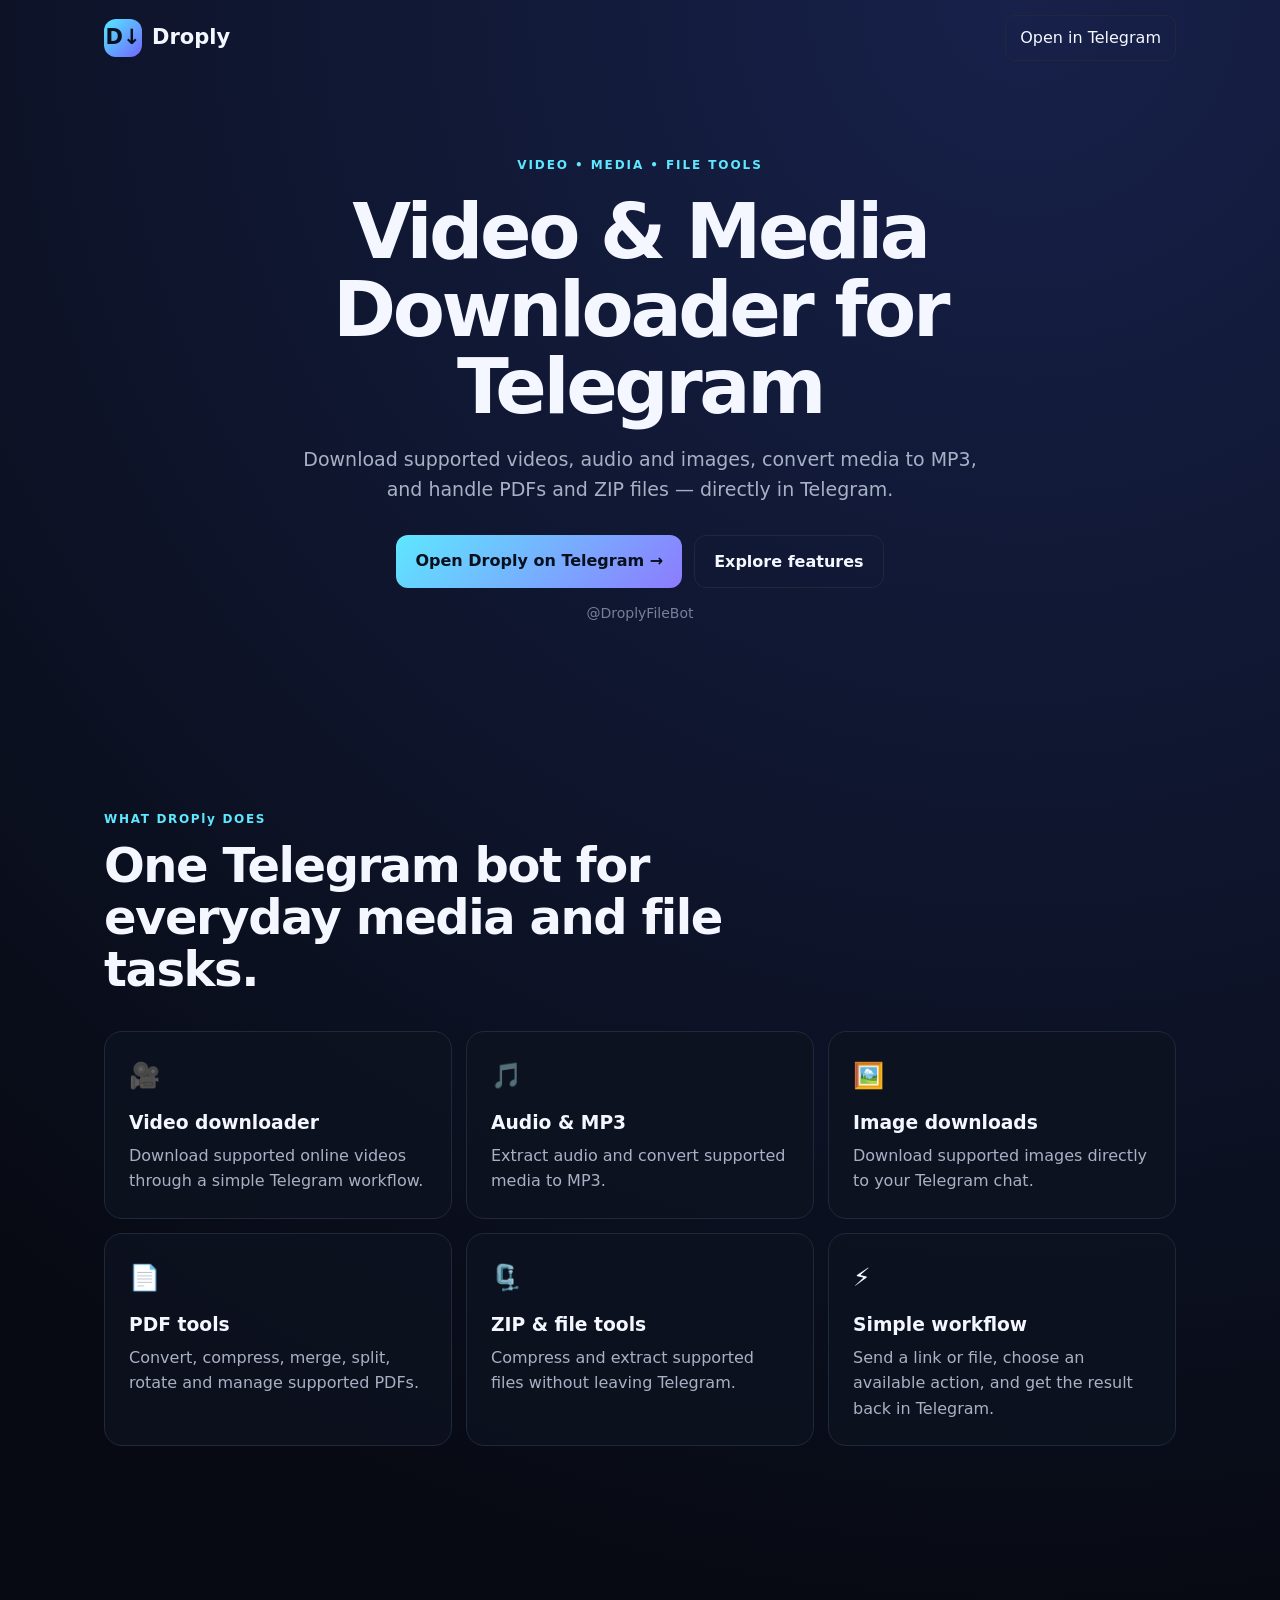
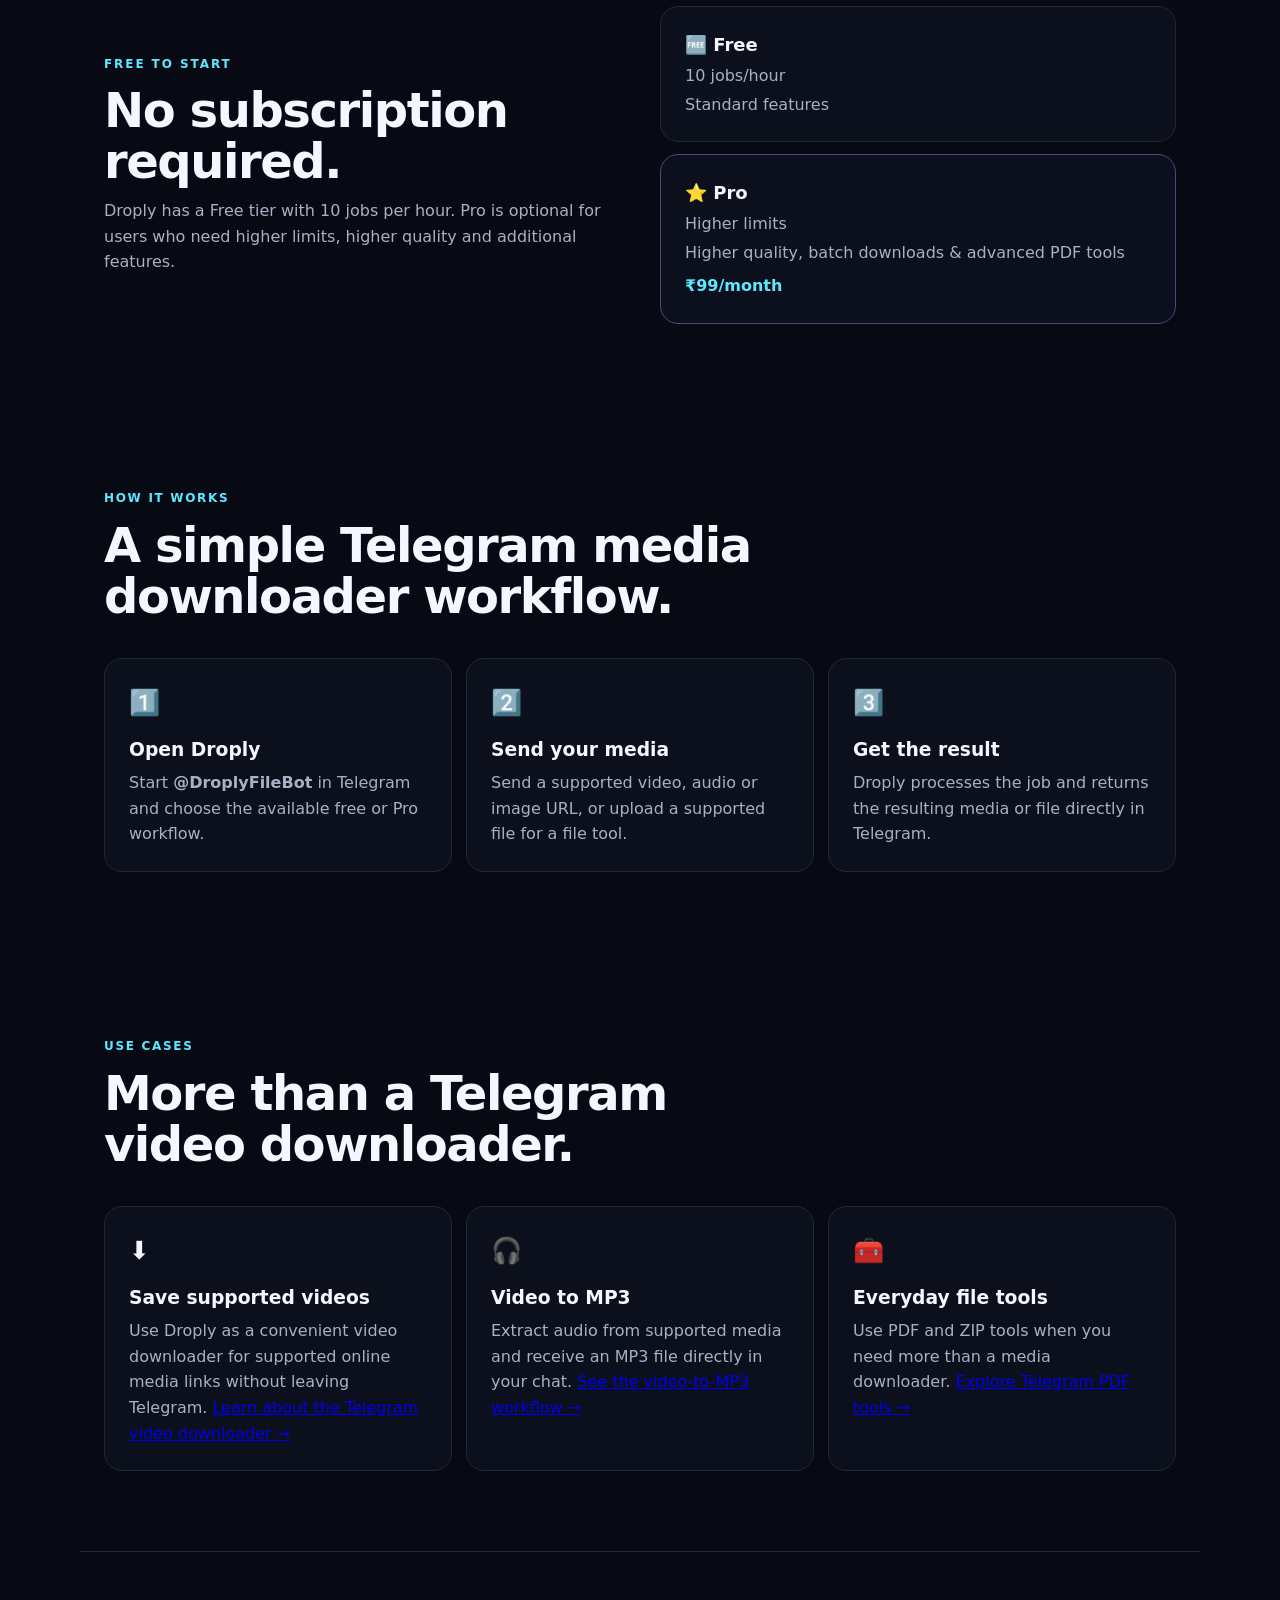
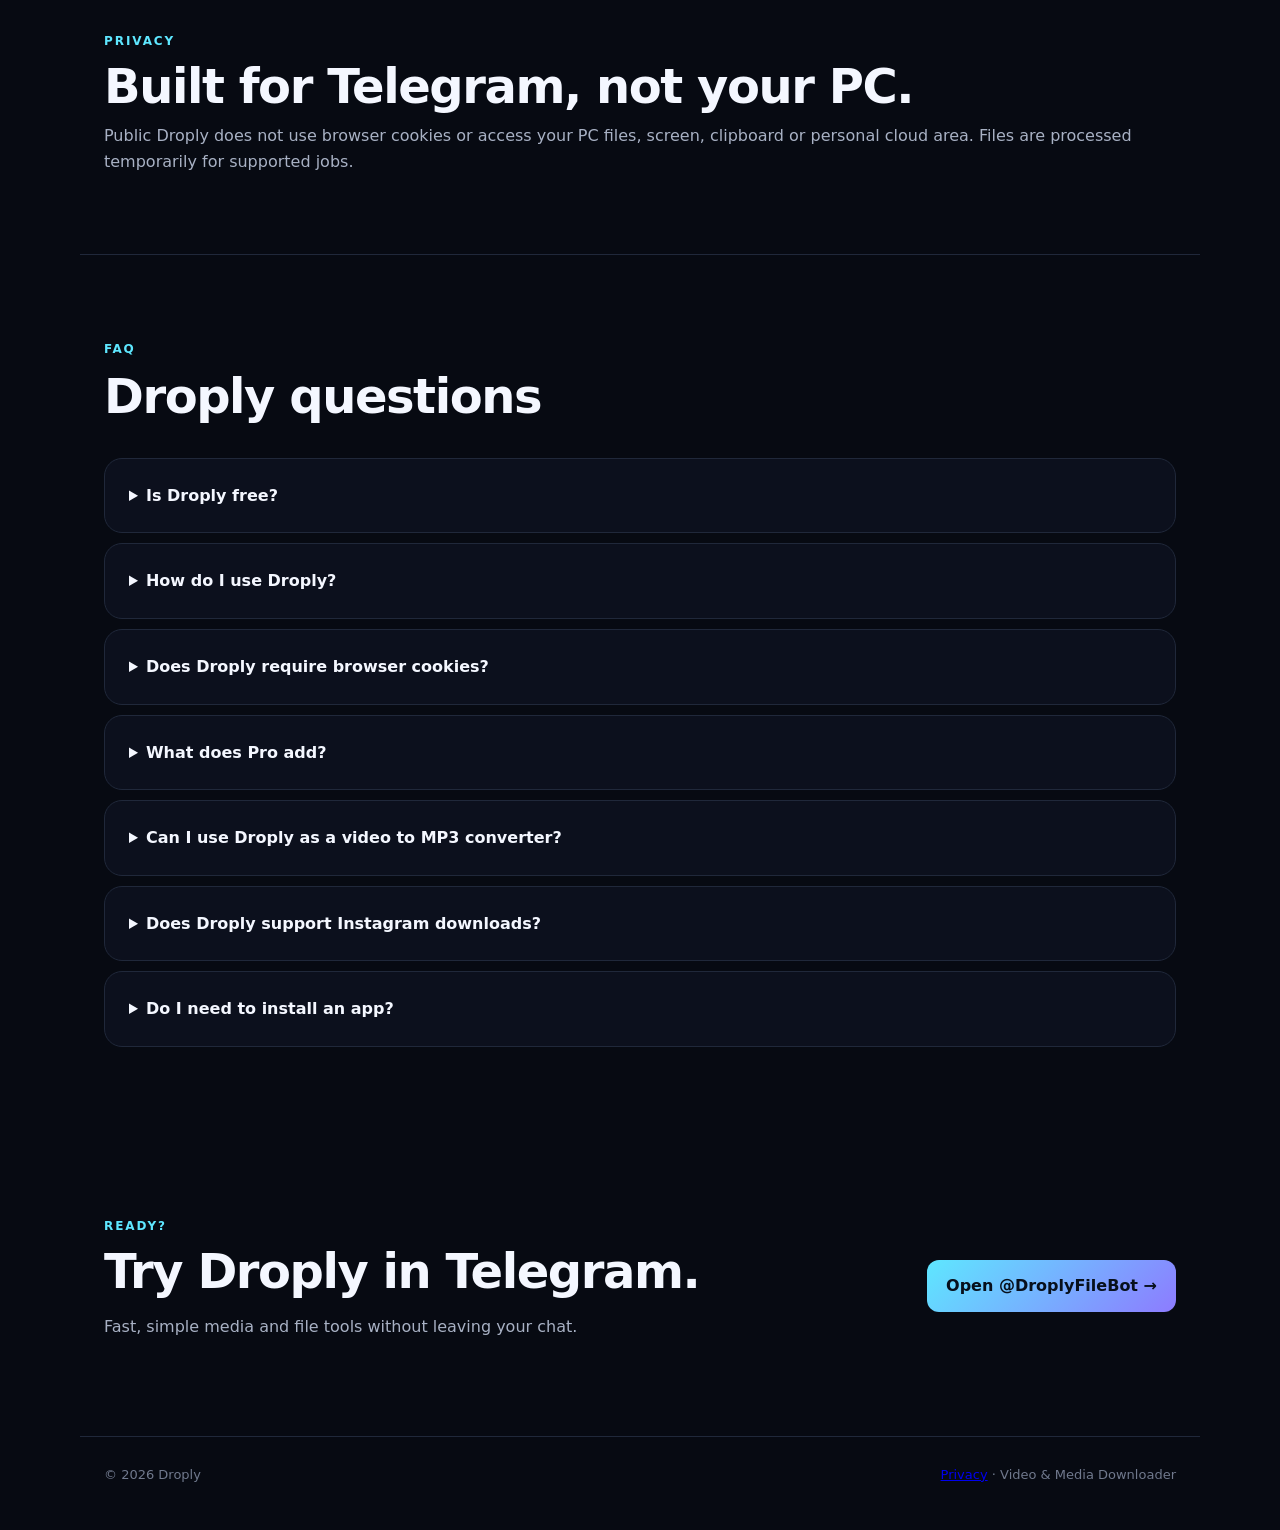
<file: index.html>
<!doctype html>
<html lang="en">
<head>
  <meta charset="utf-8">
  <meta name="viewport" content="width=device-width, initial-scale=1">
  <title>Droply — Video & Media Downloader for Telegram</title>
  <meta name="description" content="Droply is a fast Telegram video and media downloader. Download supported videos, audio and images, convert media to MP3, and use PDF and ZIP tools directly in Telegram.">
  <meta name="robots" content="index, follow">
  <meta name="theme-color" content="#070a12">
  <meta name="application-name" content="Droply">
  <link rel="canonical" href="https://almondthrone.github.io/droply/">
  <link rel="icon" href="favicon.svg" type="image/svg+xml">
  <link rel="manifest" href="site.webmanifest">
  <meta property="og:type" content="website">
  <meta property="og:title" content="Droply — Video & Media Downloader">
  <meta property="og:description" content="Download videos, audio and images and use file tools directly through Telegram.">
  <meta property="og:url" content="https://almondthrone.github.io/droply/">
  <meta name="twitter:card" content="summary">
  <meta name="twitter:title" content="Droply — Video & Media Downloader">
  <meta name="twitter:description" content="Download videos, audio and images and use PDF and ZIP tools directly through Telegram.">
  <link rel="stylesheet" href="styles.css">

  <script type="application/ld+json">
  {
    "@context": "https://schema.org",
    "@type": "SoftwareApplication",
    "name": "Droply",
    "applicationCategory": "MultimediaApplication",
    "operatingSystem": "Any",
    "url": "https://almondthrone.github.io/droply/",
    "description": "Droply is a Telegram video and media downloader with audio, image, PDF and ZIP tools.",
    "sameAs": [
      "https://t.me/DroplyFileBot",
      "https://github.com/AlmondThrone/droply"
    ],
    "offers": [
      {
        "@type": "Offer",
        "name": "Free",
        "price": "0",
        "priceCurrency": "INR"
      },
      {
        "@type": "Offer",
        "name": "Droply Pro",
        "price": "99",
        "priceCurrency": "INR",
        "priceSpecification": {
          "@type": "UnitPriceSpecification",
          "price": "99",
          "priceCurrency": "INR",
          "unitText": "MONTH"
        }
      }
    ]
  }
  </script>

  <script type="application/ld+json">
  {
    "@context": "https://schema.org",
    "@type": "WebSite",
    "name": "Droply",
    "url": "https://almondthrone.github.io/droply/",
    "description": "Droply is a video and media downloader for Telegram with audio, image, PDF and ZIP tools."
  }
  </script>
</head>
<body>
<header class="nav">
  <a class="brand" href="./"><span class="logo">D↓</span><span>Droply</span></a>
  <a class="nav-link" href="https://t.me/DroplyFileBot">Open in Telegram</a>
</header>

<main>
<section class="hero">
  <div class="eyebrow">VIDEO • MEDIA • FILE TOOLS</div>
  <h1>Video & Media Downloader for Telegram</h1>
  <p class="hero-copy">Download supported videos, audio and images, convert media to MP3, and handle PDFs and ZIP files — directly in Telegram.</p>
  <div class="actions">
    <a class="button primary" href="https://t.me/DroplyFileBot">Open Droply on Telegram →</a>
    <a class="button secondary" href="#features">Explore features</a>
  </div>
  <p class="handle">@DroplyFileBot</p>
</section>

<section id="features" class="section">
  <div class="section-head"><span>WHAT DROPly DOES</span><h2>One Telegram bot for everyday media and file tasks.</h2></div>
  <div class="grid">
    <article><span class="icon">🎥</span><h3>Video downloader</h3><p>Download supported online videos through a simple Telegram workflow.</p></article>
    <article><span class="icon">🎵</span><h3>Audio & MP3</h3><p>Extract audio and convert supported media to MP3.</p></article>
    <article><span class="icon">🖼️</span><h3>Image downloads</h3><p>Download supported images directly to your Telegram chat.</p></article>
    <article><span class="icon">📄</span><h3>PDF tools</h3><p>Convert, compress, merge, split, rotate and manage supported PDFs.</p></article>
    <article><span class="icon">🗜️</span><h3>ZIP & file tools</h3><p>Compress and extract supported files without leaving Telegram.</p></article>
    <article><span class="icon">⚡</span><h3>Simple workflow</h3><p>Send a link or file, choose an available action, and get the result back in Telegram.</p></article>
  </div>
</section>

<section class="split">
  <div><div class="eyebrow">FREE TO START</div><h2>No subscription required.</h2><p>Droply has a Free tier with 10 jobs per hour. Pro is optional for users who need higher limits, higher quality and additional features.</p></div>
  <div class="plans">
    <div class="plan"><strong>🆓 Free</strong><span>10 jobs/hour</span><span>Standard features</span></div>
    <div class="plan pro"><strong>⭐ Pro</strong><span>Higher limits</span><span>Higher quality, batch downloads & advanced PDF tools</span><b>₹99/month</b></div>
  </div>
</section>

<section class="section">
  <div class="section-head">
    <span>HOW IT WORKS</span>
    <h2>A simple Telegram media downloader workflow.</h2>
  </div>
  <div class="grid">
    <article><span class="icon">1️⃣</span><h3>Open Droply</h3><p>Start <strong>@DroplyFileBot</strong> in Telegram and choose the available free or Pro workflow.</p></article>
    <article><span class="icon">2️⃣</span><h3>Send your media</h3><p>Send a supported video, audio or image URL, or upload a supported file for a file tool.</p></article>
    <article><span class="icon">3️⃣</span><h3>Get the result</h3><p>Droply processes the job and returns the resulting media or file directly in Telegram.</p></article>
  </div>
</section>

<section class="section">
  <div class="section-head">
    <span>USE CASES</span>
    <h2>More than a Telegram video downloader.</h2>
  </div>
  <div class="grid">
    <article><span class="icon">⬇️</span><h3>Save supported videos</h3><p>Use Droply as a convenient video downloader for supported online media links without leaving Telegram. <a href="telegram-video-downloader.html">Learn about the Telegram video downloader →</a></p></article>
    <article><span class="icon">🎧</span><h3>Video to MP3</h3><p>Extract audio from supported media and receive an MP3 file directly in your chat. <a href="video-to-mp3.html">See the video-to-MP3 workflow →</a></p></article>
    <article><span class="icon">🧰</span><h3>Everyday file tools</h3><p>Use PDF and ZIP tools when you need more than a media downloader. <a href="telegram-pdf-tools.html">Explore Telegram PDF tools →</a></p></article>
  </div>
</section>

<section class="privacy">
  <div class="eyebrow">PRIVACY</div>
  <h2>Built for Telegram, not your PC.</h2>
  <p>Public Droply does not use browser cookies or access your PC files, screen, clipboard or personal cloud area. Files are processed temporarily for supported jobs.</p>
</section>

<section class="faq">
  <div class="section-head"><span>FAQ</span><h2>Droply questions</h2></div>
  <details><summary>Is Droply free?</summary><p>Yes. Droply has a Free tier with 10 jobs per hour. Pro is optional.</p></details>
  <details><summary>How do I use Droply?</summary><p>Open the bot in Telegram, send a supported media URL or upload a supported file, then choose an available action.</p></details>
  <details><summary>Does Droply require browser cookies?</summary><p>No. Public Droply does not use browser cookies.</p></details>
  <details><summary>What does Pro add?</summary><p>Pro provides higher usage limits, higher quality, batch downloads and additional advanced PDF features.</p></details>
  <details><summary>Can I use Droply as a video to MP3 converter?</summary><p>Yes. Supported media can be converted to MP3 directly through Telegram.</p></details>
  <details><summary>Does Droply support Instagram downloads?</summary><p>Droply supports supported Instagram video and audio downloads, while Instagram image downloads are currently a Pro feature.</p></details>
  <details><summary>Do I need to install an app?</summary><p>No. Droply is used through Telegram, so there is no separate downloader application to install.</p></details>
</section>

<script type="application/ld+json">
{
  "@context": "https://schema.org",
  "@type": "FAQPage",
  "mainEntity": [
    {
      "@type": "Question",
      "name": "Is Droply free?",
      "acceptedAnswer": {
        "@type": "Answer",
        "text": "Yes. Droply has a Free tier with 10 jobs per hour. Pro is optional."
      }
    },
    {
      "@type": "Question",
      "name": "How do I use Droply?",
      "acceptedAnswer": {
        "@type": "Answer",
        "text": "Open the bot in Telegram, send a supported media URL or upload a supported file, then choose an available action."
      }
    },
    {
      "@type": "Question",
      "name": "Does Droply require browser cookies?",
      "acceptedAnswer": {
        "@type": "Answer",
        "text": "No. Public Droply does not use browser cookies."
      }
    },
    {
      "@type": "Question",
      "name": "What does Droply Pro add?",
      "acceptedAnswer": {
        "@type": "Answer",
        "text": "Pro provides higher usage limits, higher quality, batch downloads and additional advanced PDF features."
      }
    },
    {
      "@type": "Question",
      "name": "Can I use Droply as a video to MP3 converter?",
      "acceptedAnswer": {
        "@type": "Answer",
        "text": "Yes. Supported media can be converted to MP3 directly through Telegram."
      }
    },
    {
      "@type": "Question",
      "name": "Does Droply support Instagram downloads?",
      "acceptedAnswer": {
        "@type": "Answer",
        "text": "Droply supports supported Instagram video and audio downloads, while Instagram image downloads are currently a Pro feature."
      }
    },
    {
      "@type": "Question",
      "name": "Do I need to install an app?",
      "acceptedAnswer": {
        "@type": "Answer",
        "text": "No. Droply is used through Telegram, so there is no separate downloader application to install."
      }
    }
  ]
}
</script>

<section class="cta">
  <div><div class="eyebrow">READY?</div><h2>Try Droply in Telegram.</h2><p>Fast, simple media and file tools without leaving your chat.</p></div>
  <a class="button primary" href="https://t.me/DroplyFileBot">Open @DroplyFileBot →</a>
</section>
</main>

<footer><span>© 2026 Droply</span><span><a href="./privacy.html">Privacy</a> · Video & Media Downloader</span></footer>
</body>
</html>
</file>
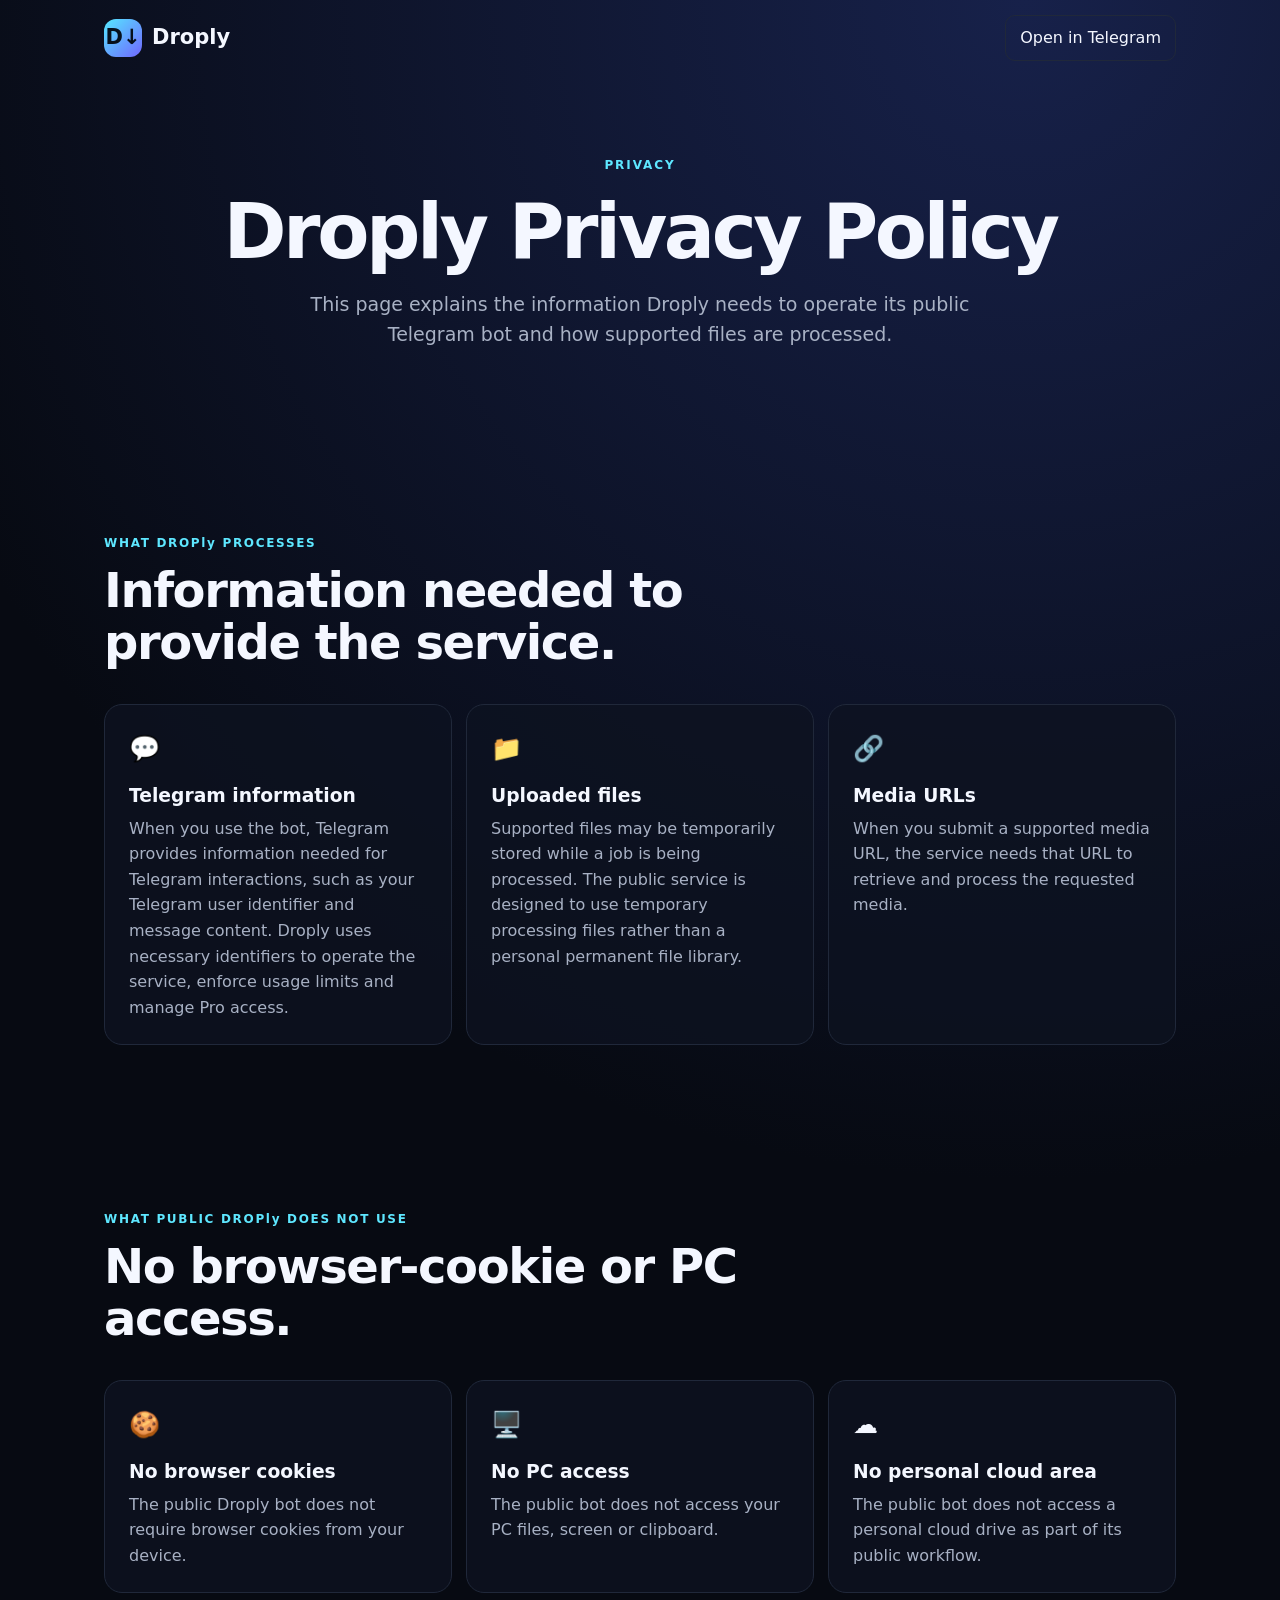
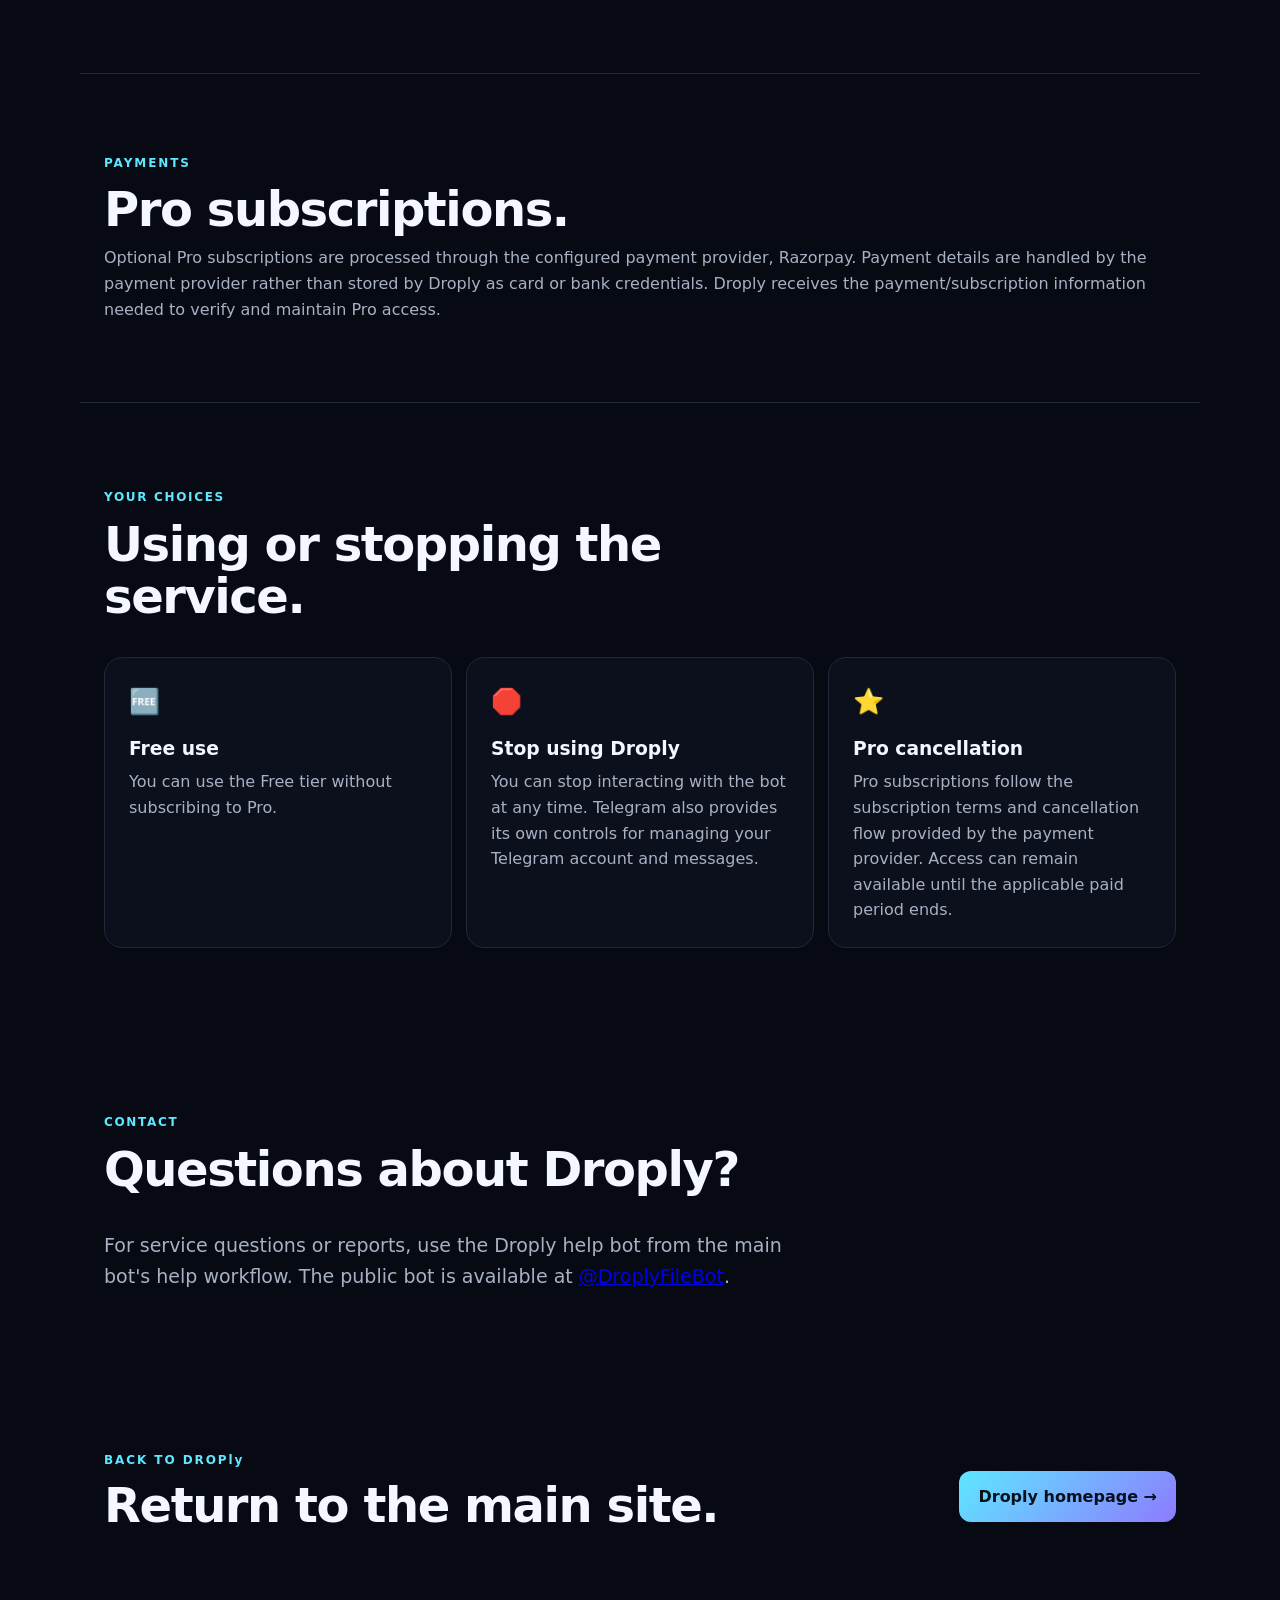
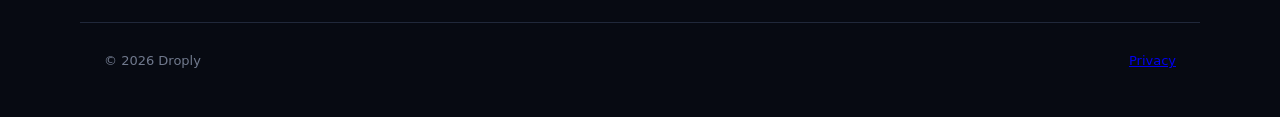
<file: privacy.html>
<!doctype html>
<html lang="en">
<head>
  <meta charset="utf-8">
  <meta name="viewport" content="width=device-width, initial-scale=1">
  <title>Privacy Policy — Droply</title>
  <meta name="description" content="Privacy information for Droply, the Telegram video and media downloader. Learn what information is needed to process jobs, enforce limits and manage Pro access.">
  <meta name="robots" content="index, follow">
  <link rel="canonical" href="https://almondthrone.github.io/droply/privacy.html">
  <link rel="icon" href="favicon.svg" type="image/svg+xml">
  <link rel="stylesheet" href="styles.css">
</head>
<body>
<header class="nav">
  <a class="brand" href="./"><span class="logo">D↓</span><span>Droply</span></a>
  <a class="nav-link" href="https://t.me/DroplyFileBot">Open in Telegram</a>
</header>
<main>
<section class="hero">
  <div class="eyebrow">PRIVACY</div>
  <h1>Droply Privacy Policy</h1>
  <p class="hero-copy">This page explains the information Droply needs to operate its public Telegram bot and how supported files are processed.</p>
</section>
<section class="section">
  <div class="section-head"><span>WHAT DROPly PROCESSES</span><h2>Information needed to provide the service.</h2></div>
  <div class="grid">
    <article><span class="icon">💬</span><h3>Telegram information</h3><p>When you use the bot, Telegram provides information needed for Telegram interactions, such as your Telegram user identifier and message content. Droply uses necessary identifiers to operate the service, enforce usage limits and manage Pro access.</p></article>
    <article><span class="icon">📁</span><h3>Uploaded files</h3><p>Supported files may be temporarily stored while a job is being processed. The public service is designed to use temporary processing files rather than a personal permanent file library.</p></article>
    <article><span class="icon">🔗</span><h3>Media URLs</h3><p>When you submit a supported media URL, the service needs that URL to retrieve and process the requested media.</p></article>
  </div>
</section>
<section class="section">
  <div class="section-head"><span>WHAT PUBLIC DROPly DOES NOT USE</span><h2>No browser-cookie or PC access.</h2></div>
  <div class="grid">
    <article><span class="icon">🍪</span><h3>No browser cookies</h3><p>The public Droply bot does not require browser cookies from your device.</p></article>
    <article><span class="icon">🖥️</span><h3>No PC access</h3><p>The public bot does not access your PC files, screen or clipboard.</p></article>
    <article><span class="icon">☁️</span><h3>No personal cloud area</h3><p>The public bot does not access a personal cloud drive as part of its public workflow.</p></article>
  </div>
</section>
<section class="privacy">
  <div class="eyebrow">PAYMENTS</div>
  <h2>Pro subscriptions.</h2>
  <p>Optional Pro subscriptions are processed through the configured payment provider, Razorpay. Payment details are handled by the payment provider rather than stored by Droply as card or bank credentials. Droply receives the payment/subscription information needed to verify and maintain Pro access.</p>
</section>
<section class="section">
  <div class="section-head"><span>YOUR CHOICES</span><h2>Using or stopping the service.</h2></div>
  <div class="grid">
    <article><span class="icon">🆓</span><h3>Free use</h3><p>You can use the Free tier without subscribing to Pro.</p></article>
    <article><span class="icon">🛑</span><h3>Stop using Droply</h3><p>You can stop interacting with the bot at any time. Telegram also provides its own controls for managing your Telegram account and messages.</p></article>
    <article><span class="icon">⭐</span><h3>Pro cancellation</h3><p>Pro subscriptions follow the subscription terms and cancellation flow provided by the payment provider. Access can remain available until the applicable paid period ends.</p></article>
  </div>
</section>
<section class="section">
  <div class="section-head"><span>CONTACT</span><h2>Questions about Droply?</h2></div>
  <p class="hero-copy" style="margin:0;max-width:720px;text-align:left">For service questions or reports, use the Droply help bot from the main bot's help workflow. The public bot is available at <a href="https://t.me/DroplyFileBot">@DroplyFileBot</a>.</p>
</section>
<section class="cta"><div><div class="eyebrow">BACK TO DROPly</div><h2>Return to the main site.</h2></div><a class="button primary" href="./">Droply homepage →</a></section>
</main>
<footer><span>© 2026 Droply</span><span><a href="./privacy.html">Privacy</a></span></footer>
</body>
</html>
</file>
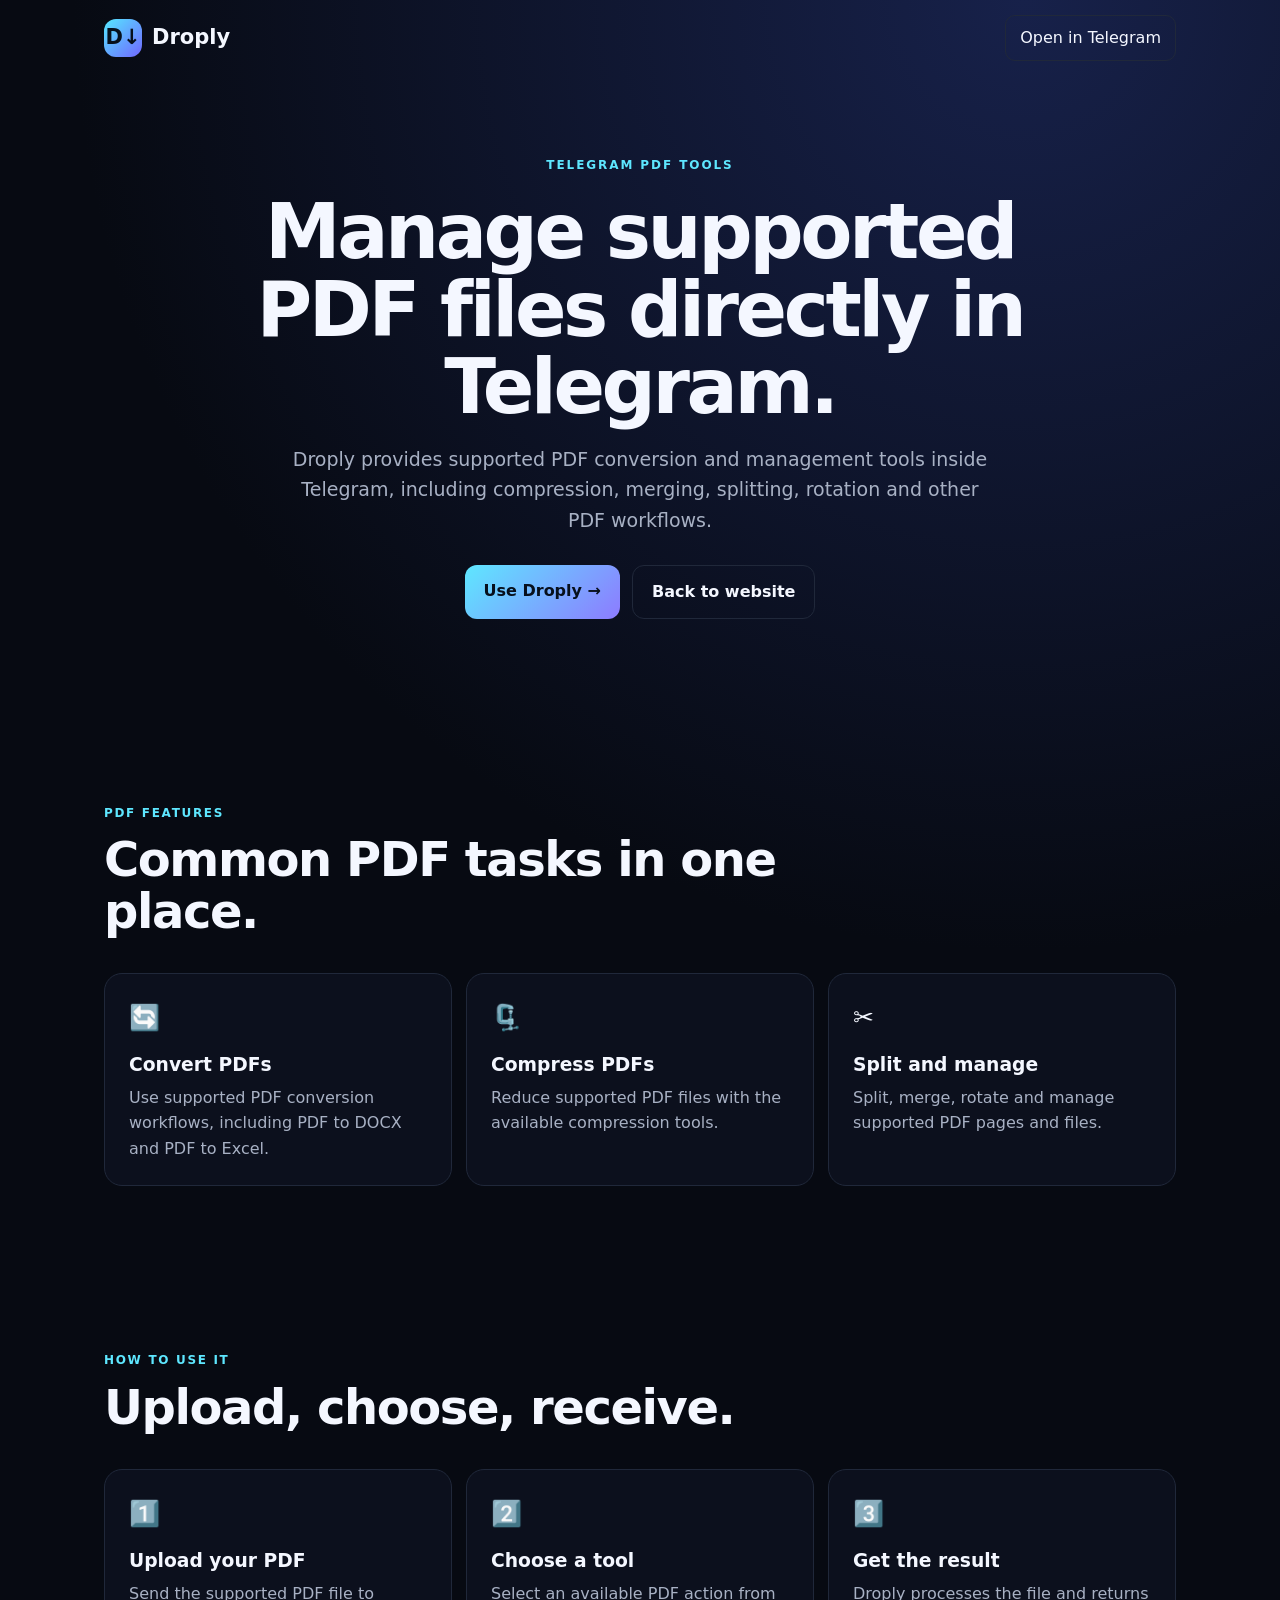
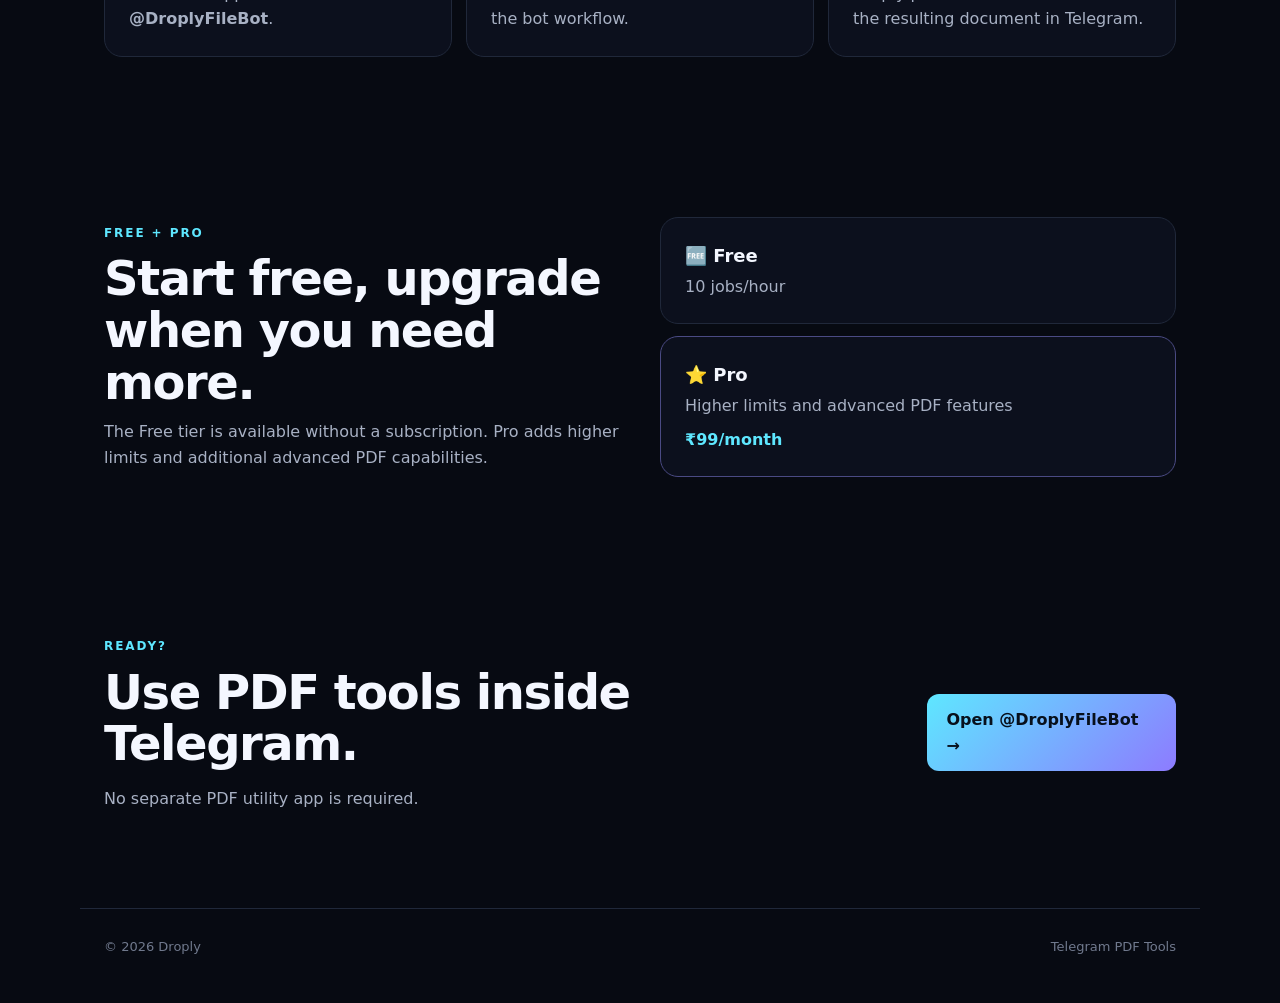
<file: telegram-pdf-tools.html>
<!doctype html>
<html lang="en">
<head>
  <meta charset="utf-8">
  <meta name="viewport" content="width=device-width, initial-scale=1">
  <title>Telegram PDF Tools — Convert, Compress & Manage PDFs | Droply</title>
  <meta name="description" content="Use Droply's Telegram PDF tools to convert, compress, merge, split, rotate and manage supported PDF files directly in Telegram.">
  <meta name="robots" content="index, follow">
  <link rel="canonical" href="https://almondthrone.github.io/droply/telegram-pdf-tools.html">
  <link rel="icon" href="favicon.svg" type="image/svg+xml">
  <link rel="stylesheet" href="styles.css">
</head>
<body>
<header class="nav"><a class="brand" href="./"><span class="logo">D↓</span><span>Droply</span></a><a class="nav-link" href="https://t.me/DroplyFileBot">Open in Telegram</a></header>
<main>
<section class="hero">
  <div class="eyebrow">TELEGRAM PDF TOOLS</div>
  <h1>Manage supported PDF files directly in Telegram.</h1>
  <p class="hero-copy">Droply provides supported PDF conversion and management tools inside Telegram, including compression, merging, splitting, rotation and other PDF workflows.</p>
  <div class="actions"><a class="button primary" href="https://t.me/DroplyFileBot">Use Droply →</a><a class="button secondary" href="./">Back to website</a></div>
</section>
<section class="section">
  <div class="section-head"><span>PDF FEATURES</span><h2>Common PDF tasks in one place.</h2></div>
  <div class="grid">
    <article><span class="icon">🔄</span><h3>Convert PDFs</h3><p>Use supported PDF conversion workflows, including PDF to DOCX and PDF to Excel.</p></article>
    <article><span class="icon">🗜️</span><h3>Compress PDFs</h3><p>Reduce supported PDF files with the available compression tools.</p></article>
    <article><span class="icon">✂️</span><h3>Split and manage</h3><p>Split, merge, rotate and manage supported PDF pages and files.</p></article>
  </div>
</section>
<section class="section">
  <div class="section-head"><span>HOW TO USE IT</span><h2>Upload, choose, receive.</h2></div>
  <div class="grid">
    <article><span class="icon">1️⃣</span><h3>Upload your PDF</h3><p>Send the supported PDF file to <strong>@DroplyFileBot</strong>.</p></article>
    <article><span class="icon">2️⃣</span><h3>Choose a tool</h3><p>Select an available PDF action from the bot workflow.</p></article>
    <article><span class="icon">3️⃣</span><h3>Get the result</h3><p>Droply processes the file and returns the resulting document in Telegram.</p></article>
  </div>
</section>
<section class="split"><div><div class="eyebrow">FREE + PRO</div><h2>Start free, upgrade when you need more.</h2><p>The Free tier is available without a subscription. Pro adds higher limits and additional advanced PDF capabilities.</p></div><div class="plans"><div class="plan"><strong>🆓 Free</strong><span>10 jobs/hour</span></div><div class="plan pro"><strong>⭐ Pro</strong><span>Higher limits and advanced PDF features</span><b>₹99/month</b></div></div></section>
<section class="cta"><div><div class="eyebrow">READY?</div><h2>Use PDF tools inside Telegram.</h2><p>No separate PDF utility app is required.</p></div><a class="button primary" href="https://t.me/DroplyFileBot">Open @DroplyFileBot →</a></section>
</main>
<footer><span>© 2026 Droply</span><span>Telegram PDF Tools</span></footer>
</body>
</html>
</file>
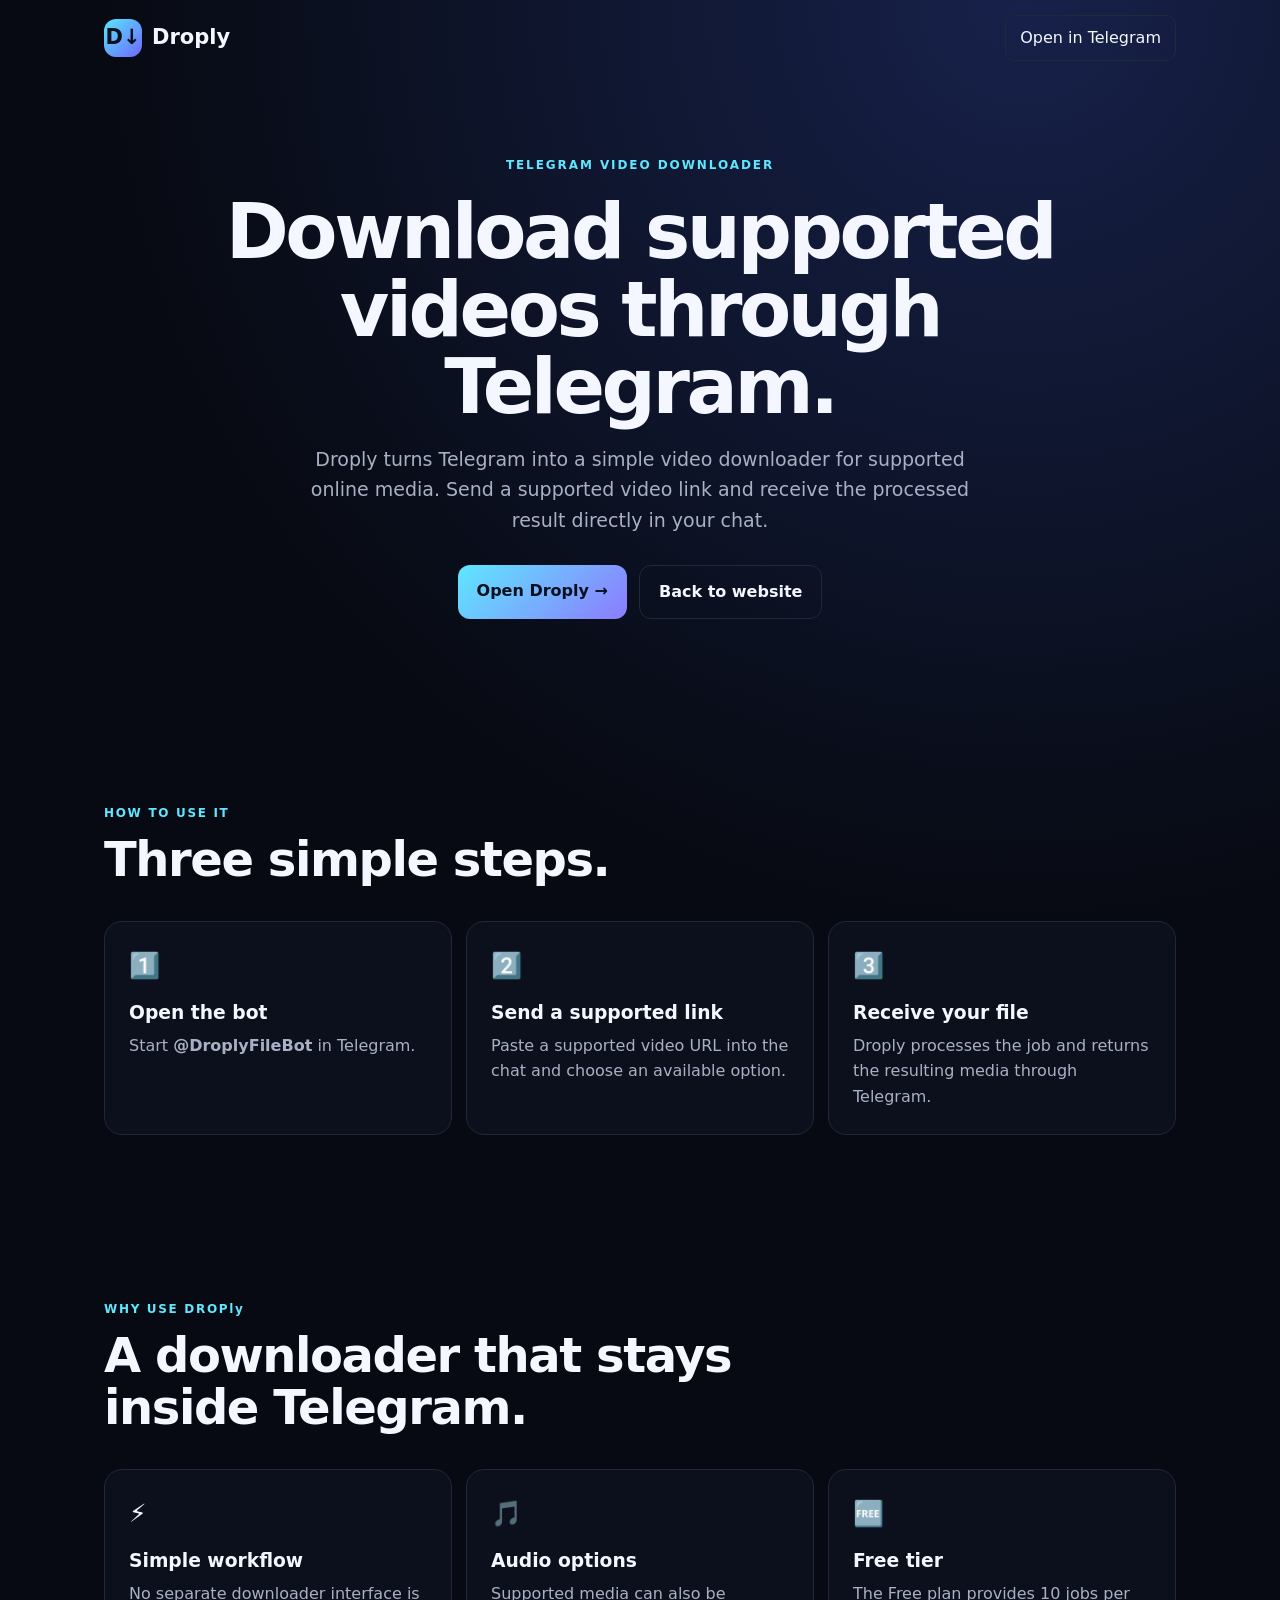
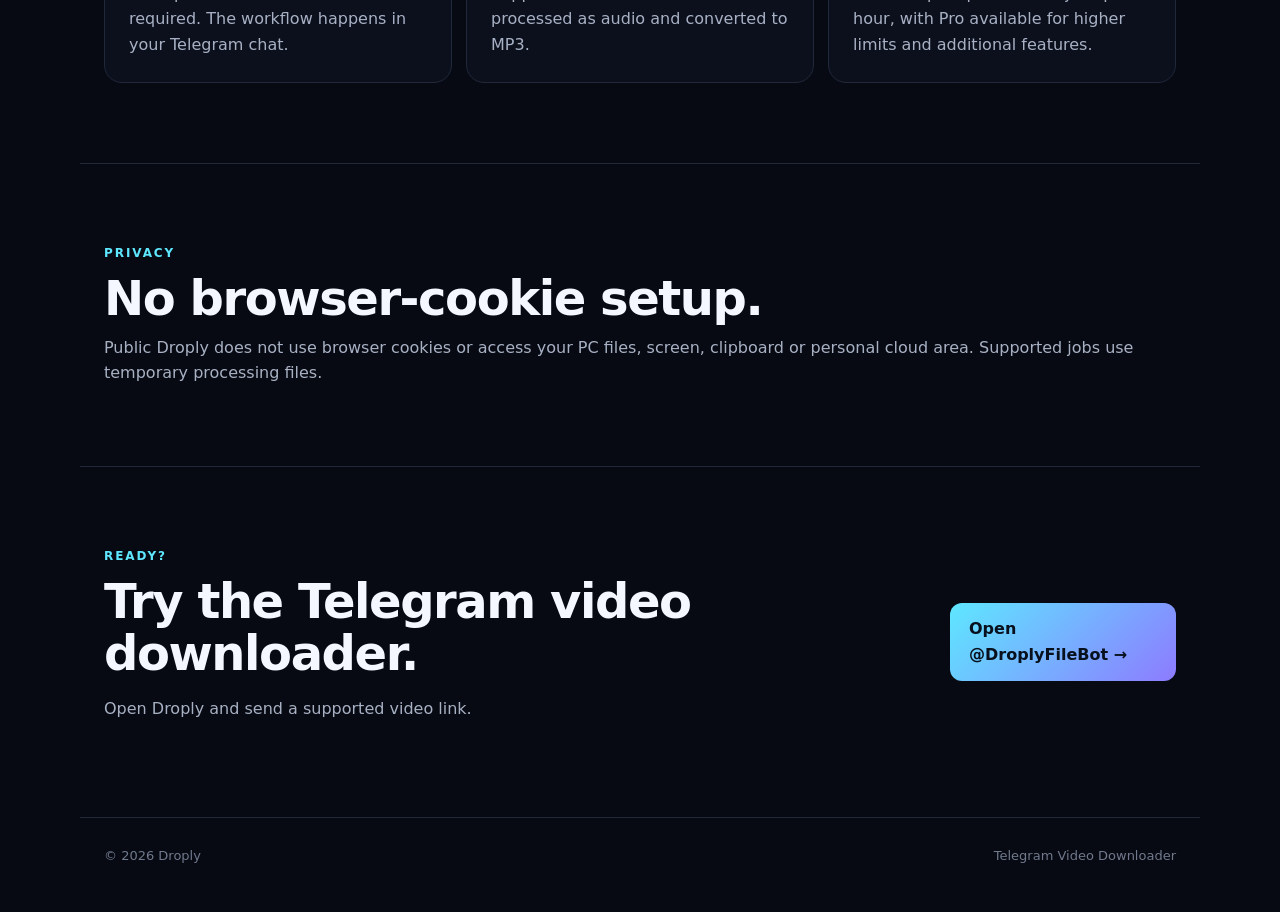
<file: telegram-video-downloader.html>
<!doctype html>
<html lang="en">
<head>
  <meta charset="utf-8">
  <meta name="viewport" content="width=device-width, initial-scale=1">
  <title>Telegram Video Downloader — Droply</title>
  <meta name="description" content="Use Droply as a Telegram video downloader for supported online video links. Send a supported link to the Droply bot and receive the result in Telegram.">
  <meta name="robots" content="index, follow">
  <link rel="canonical" href="https://almondthrone.github.io/droply/telegram-video-downloader.html">
  <link rel="icon" href="favicon.svg" type="image/svg+xml">
  <link rel="stylesheet" href="styles.css">
</head>
<body>
<header class="nav">
  <a class="brand" href="./"><span class="logo">D↓</span><span>Droply</span></a>
  <a class="nav-link" href="https://t.me/DroplyFileBot">Open in Telegram</a>
</header>
<main>
<section class="hero">
  <div class="eyebrow">TELEGRAM VIDEO DOWNLOADER</div>
  <h1>Download supported videos through Telegram.</h1>
  <p class="hero-copy">Droply turns Telegram into a simple video downloader for supported online media. Send a supported video link and receive the processed result directly in your chat.</p>
  <div class="actions"><a class="button primary" href="https://t.me/DroplyFileBot">Open Droply →</a><a class="button secondary" href="./">Back to website</a></div>
</section>
<section class="section">
  <div class="section-head"><span>HOW TO USE IT</span><h2>Three simple steps.</h2></div>
  <div class="grid">
    <article><span class="icon">1️⃣</span><h3>Open the bot</h3><p>Start <strong>@DroplyFileBot</strong> in Telegram.</p></article>
    <article><span class="icon">2️⃣</span><h3>Send a supported link</h3><p>Paste a supported video URL into the chat and choose an available option.</p></article>
    <article><span class="icon">3️⃣</span><h3>Receive your file</h3><p>Droply processes the job and returns the resulting media through Telegram.</p></article>
  </div>
</section>
<section class="section">
  <div class="section-head"><span>WHY USE DROPly</span><h2>A downloader that stays inside Telegram.</h2></div>
  <div class="grid">
    <article><span class="icon">⚡</span><h3>Simple workflow</h3><p>No separate downloader interface is required. The workflow happens in your Telegram chat.</p></article>
    <article><span class="icon">🎵</span><h3>Audio options</h3><p>Supported media can also be processed as audio and converted to MP3.</p></article>
    <article><span class="icon">🆓</span><h3>Free tier</h3><p>The Free plan provides 10 jobs per hour, with Pro available for higher limits and additional features.</p></article>
  </div>
</section>
<section class="privacy">
  <div class="eyebrow">PRIVACY</div>
  <h2>No browser-cookie setup.</h2>
  <p>Public Droply does not use browser cookies or access your PC files, screen, clipboard or personal cloud area. Supported jobs use temporary processing files.</p>
</section>
<section class="cta"><div><div class="eyebrow">READY?</div><h2>Try the Telegram video downloader.</h2><p>Open Droply and send a supported video link.</p></div><a class="button primary" href="https://t.me/DroplyFileBot">Open @DroplyFileBot →</a></section>
</main>
<footer><span>© 2026 Droply</span><span>Telegram Video Downloader</span></footer>
</body>
</html>
</file>
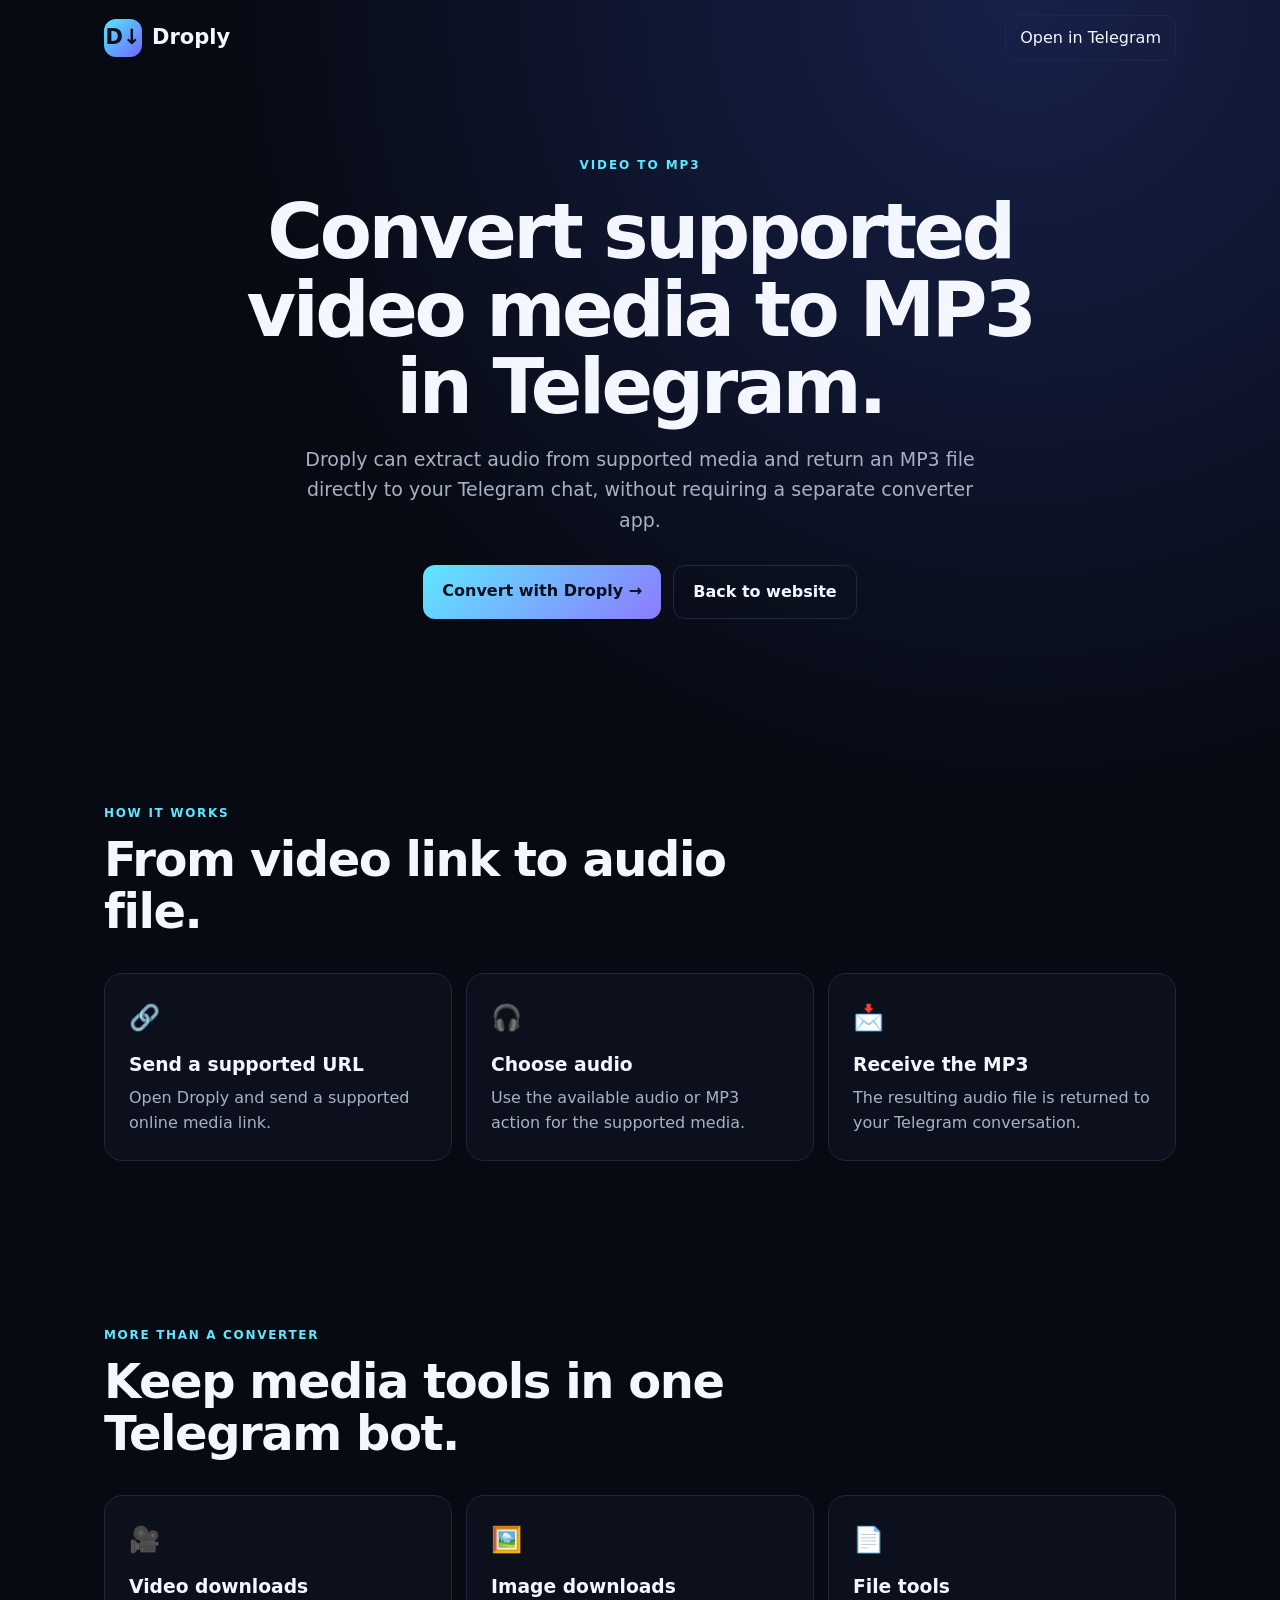
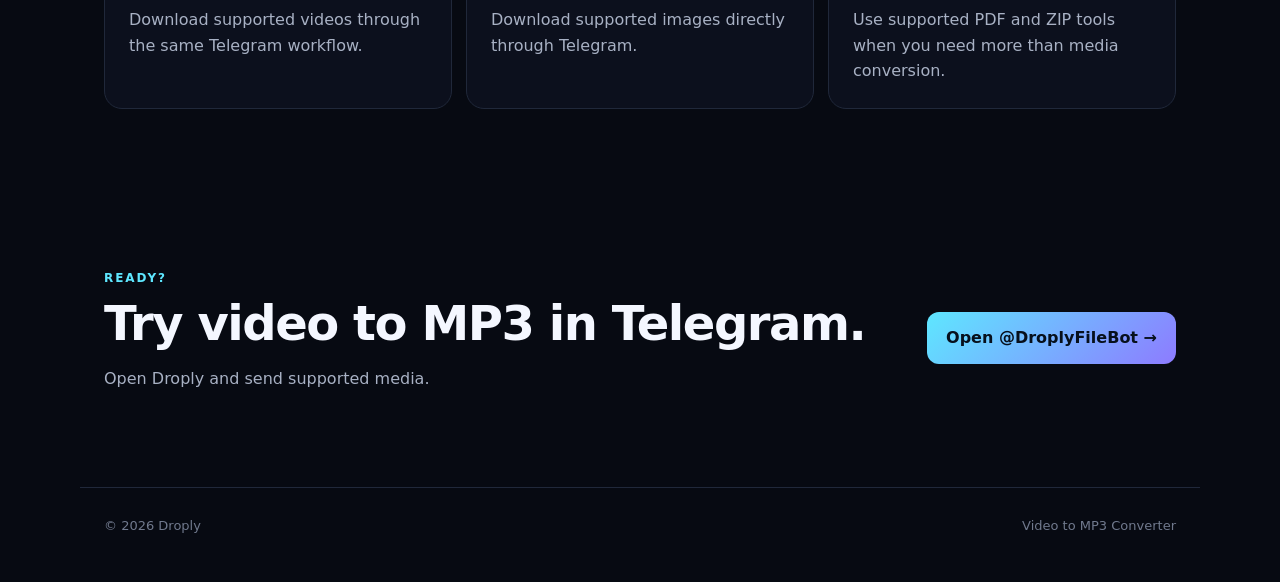
<file: video-to-mp3.html>
<!doctype html>
<html lang="en">
<head>
  <meta charset="utf-8">
  <meta name="viewport" content="width=device-width, initial-scale=1">
  <title>Video to MP3 Converter in Telegram — Droply</title>
  <meta name="description" content="Convert supported online video media to MP3 directly in Telegram with Droply. Send a supported link and receive the extracted audio in your chat.">
  <meta name="robots" content="index, follow">
  <link rel="canonical" href="https://almondthrone.github.io/droply/video-to-mp3.html">
  <link rel="icon" href="favicon.svg" type="image/svg+xml">
  <link rel="stylesheet" href="styles.css">
</head>
<body>
<header class="nav"><a class="brand" href="./"><span class="logo">D↓</span><span>Droply</span></a><a class="nav-link" href="https://t.me/DroplyFileBot">Open in Telegram</a></header>
<main>
<section class="hero">
  <div class="eyebrow">VIDEO TO MP3</div>
  <h1>Convert supported video media to MP3 in Telegram.</h1>
  <p class="hero-copy">Droply can extract audio from supported media and return an MP3 file directly to your Telegram chat, without requiring a separate converter app.</p>
  <div class="actions"><a class="button primary" href="https://t.me/DroplyFileBot">Convert with Droply →</a><a class="button secondary" href="./">Back to website</a></div>
</section>
<section class="section">
  <div class="section-head"><span>HOW IT WORKS</span><h2>From video link to audio file.</h2></div>
  <div class="grid">
    <article><span class="icon">🔗</span><h3>Send a supported URL</h3><p>Open Droply and send a supported online media link.</p></article>
    <article><span class="icon">🎧</span><h3>Choose audio</h3><p>Use the available audio or MP3 action for the supported media.</p></article>
    <article><span class="icon">📩</span><h3>Receive the MP3</h3><p>The resulting audio file is returned to your Telegram conversation.</p></article>
  </div>
</section>
<section class="section">
  <div class="section-head"><span>MORE THAN A CONVERTER</span><h2>Keep media tools in one Telegram bot.</h2></div>
  <div class="grid">
    <article><span class="icon">🎥</span><h3>Video downloads</h3><p>Download supported videos through the same Telegram workflow.</p></article>
    <article><span class="icon">🖼️</span><h3>Image downloads</h3><p>Download supported images directly through Telegram.</p></article>
    <article><span class="icon">📄</span><h3>File tools</h3><p>Use supported PDF and ZIP tools when you need more than media conversion.</p></article>
  </div>
</section>
<section class="cta"><div><div class="eyebrow">READY?</div><h2>Try video to MP3 in Telegram.</h2><p>Open Droply and send supported media.</p></div><a class="button primary" href="https://t.me/DroplyFileBot">Open @DroplyFileBot →</a></section>
</main>
<footer><span>© 2026 Droply</span><span>Video to MP3 Converter</span></footer>
</body>
</html>
</file>
<file: styles.css>
:root{--bg:#070a12;--panel:#0d1220;--line:#20283a;--text:#f4f7ff;--muted:#a8b1c4;--accent:#5ee7ff;--accent2:#7c6cff}*{box-sizing:border-box}html{scroll-behavior:smooth}body{margin:0;background:radial-gradient(circle at 80% 0,#17214a 0,transparent 34%),var(--bg);color:var(--text);font-family:Inter,ui-sans-serif,system-ui,-apple-system,Segoe UI,sans-serif;line-height:1.6}.nav{height:76px;max-width:1120px;margin:auto;padding:0 24px;display:flex;align-items:center;justify-content:space-between}.brand{display:flex;align-items:center;gap:10px;color:var(--text);font-weight:800;font-size:21px;text-decoration:none}.logo{display:grid;place-items:center;width:38px;height:38px;border-radius:12px;background:linear-gradient(135deg,#55e8ff,#7067ff);color:#07101c;font-weight:900}.nav-link{color:var(--text);text-decoration:none;border:1px solid var(--line);padding:9px 14px;border-radius:10px}.hero{max-width:900px;margin:80px auto 100px;padding:0 24px;text-align:center}.eyebrow{font-size:12px;letter-spacing:.16em;color:var(--accent);font-weight:800}.hero h1{font-size:clamp(42px,7vw,76px);line-height:1.02;letter-spacing:-.045em;margin:18px 0}.hero-copy{max-width:700px;margin:0 auto;color:var(--muted);font-size:19px}.actions{display:flex;gap:12px;justify-content:center;flex-wrap:wrap;margin:30px 0 12px}.button{display:inline-block;padding:13px 19px;border-radius:12px;text-decoration:none;font-weight:800}.primary{background:linear-gradient(135deg,var(--accent),#8d7bff);color:#07101c}.secondary{border:1px solid var(--line);color:var(--text)}.handle{color:#768198;font-size:14px}.section,.split,.privacy,.faq,.cta{max-width:1120px;margin:0 auto;padding:80px 24px}.section-head{max-width:700px;margin-bottom:35px}.section-head span{font-size:12px;color:var(--accent);font-weight:800;letter-spacing:.14em}.section h2,.split h2,.privacy h2,.faq h2,.cta h2{font-size:clamp(30px,5vw,48px);line-height:1.08;letter-spacing:-.03em;margin:10px 0}.grid{display:grid;grid-template-columns:repeat(3,1fr);gap:14px}.grid article,.plan,details{background:rgba(13,18,32,.78);border:1px solid var(--line);border-radius:18px;padding:24px}.icon{font-size:25px}.grid h3{margin:12px 0 5px}.grid p,.split p,.privacy p,details p{color:var(--muted);margin:0}.split{display:grid;grid-template-columns:1fr 1fr;gap:40px;align-items:center}.plans{display:grid;gap:12px}.plan{display:flex;flex-direction:column;gap:3px;color:var(--muted)}.plan strong{color:var(--text);font-size:18px}.plan b{color:var(--accent);margin-top:5px}.pro{border-color:#4a4a83}.privacy{border-top:1px solid var(--line);border-bottom:1px solid var(--line)}.faq details{margin:10px 0}.faq summary{cursor:pointer;font-weight:800}.cta{display:flex;align-items:center;justify-content:space-between;gap:30px}.cta p{color:var(--muted)}footer{max-width:1120px;margin:auto;padding:28px 24px 45px;display:flex;justify-content:space-between;color:#70798d;font-size:13px;border-top:1px solid var(--line)}@media(max-width:760px){.grid,.split{grid-template-columns:1fr}.hero{margin-top:55px}.cta{display:block}.cta .button{margin-top:15px}.nav-link{font-size:13px}.section,.split,.privacy,.faq,.cta{padding-top:55px;padding-bottom:55px}}
</file>
